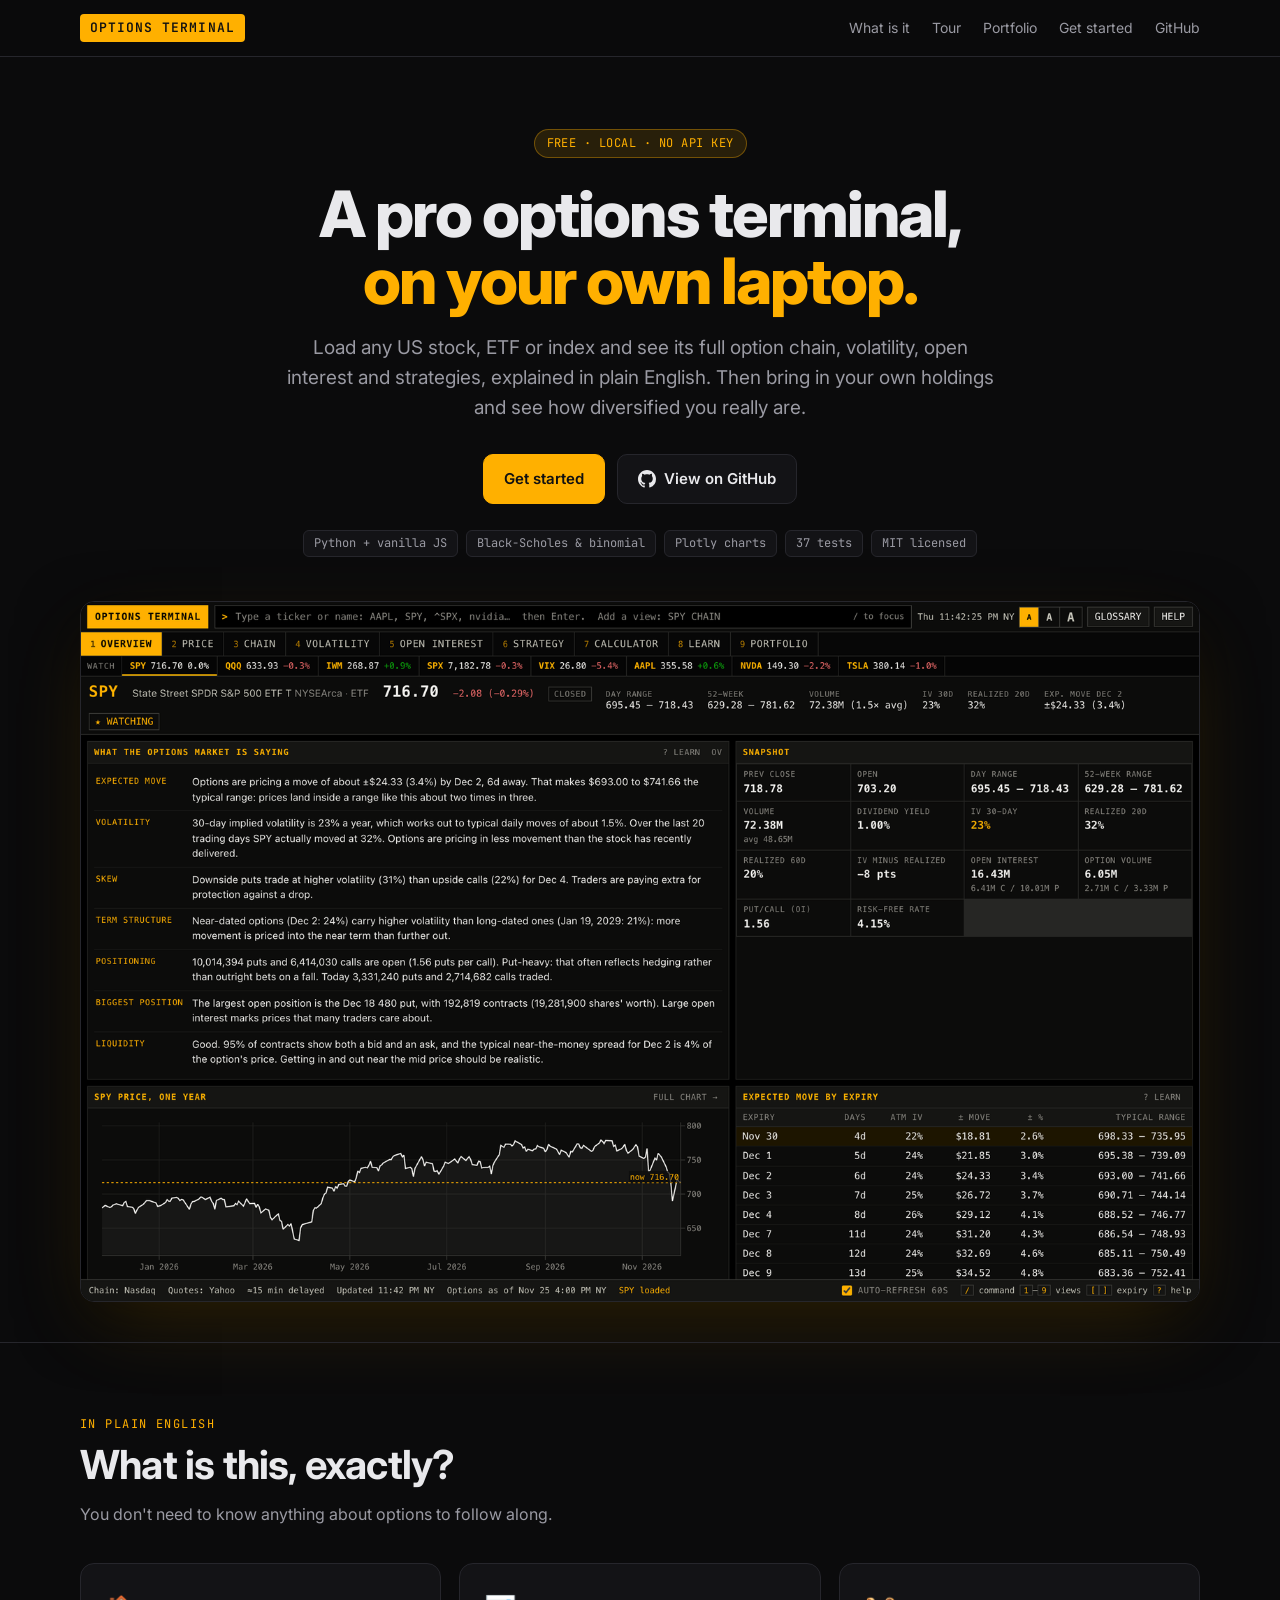
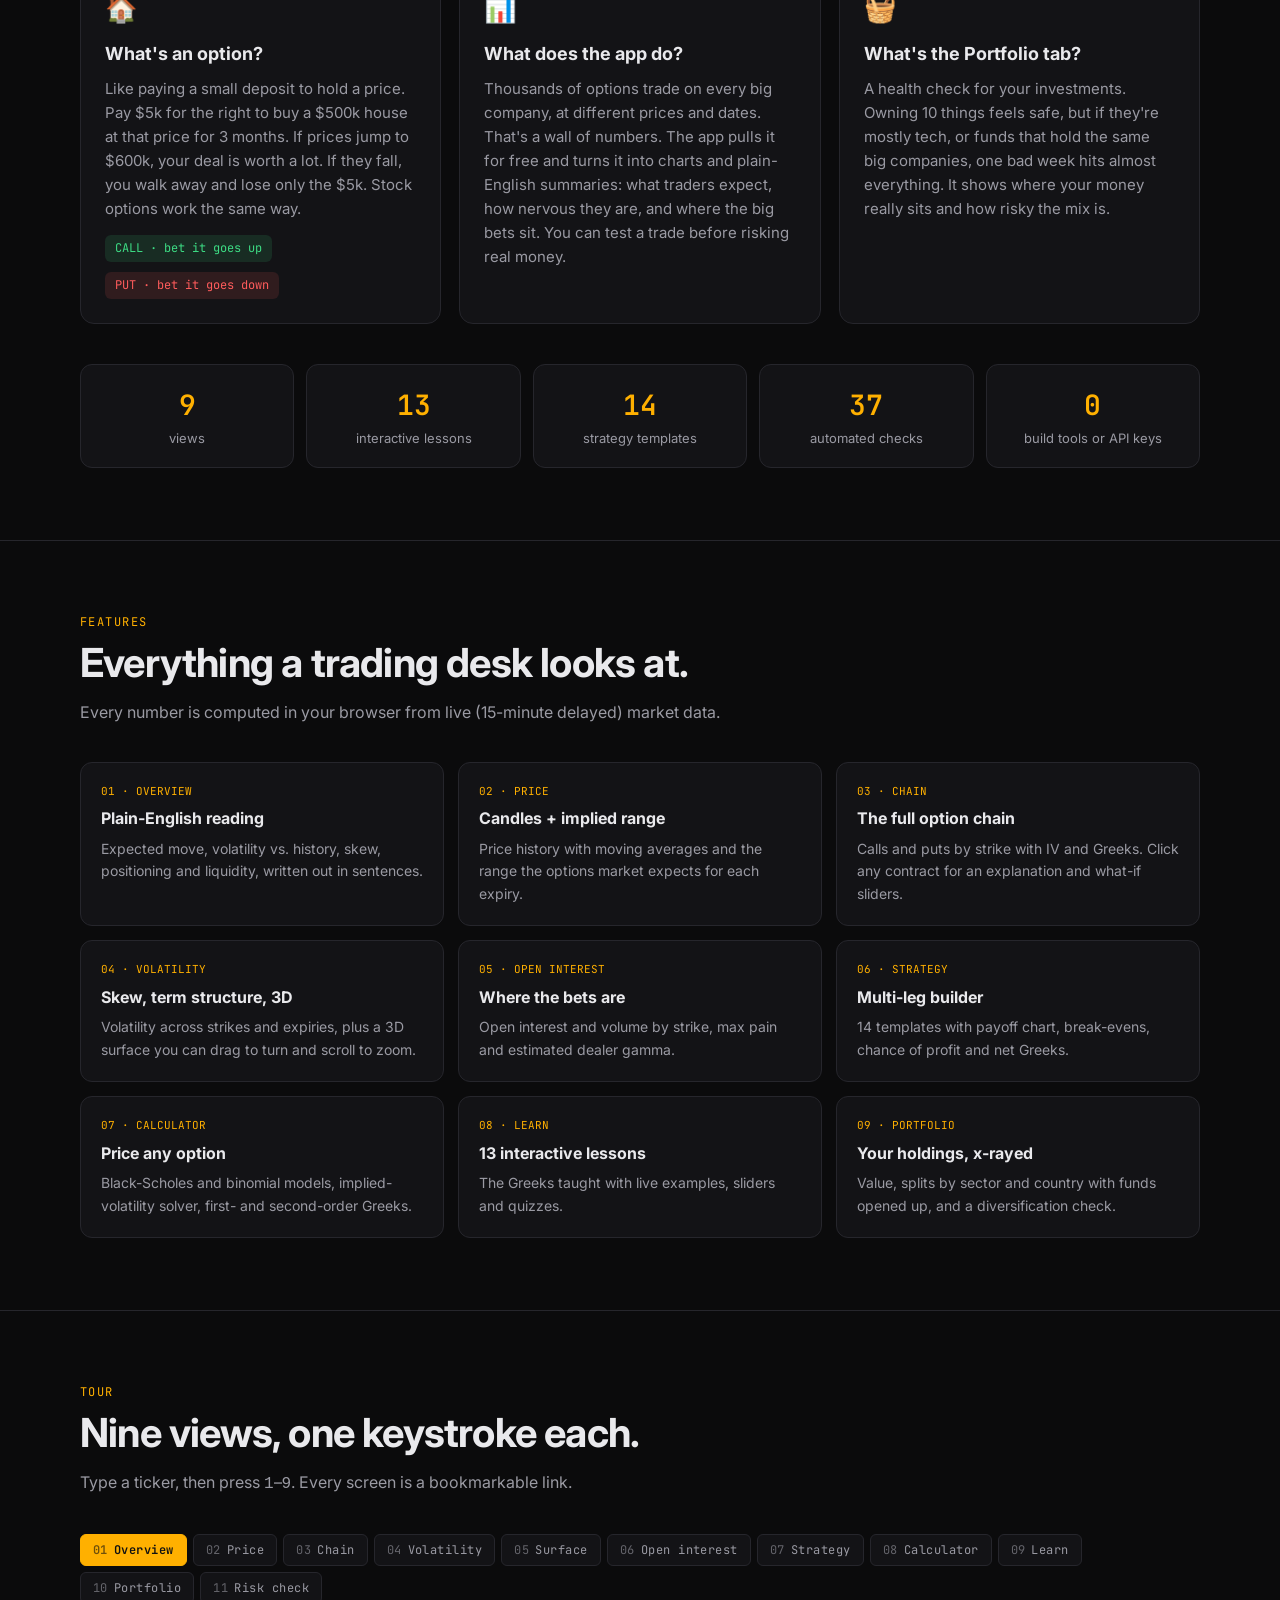
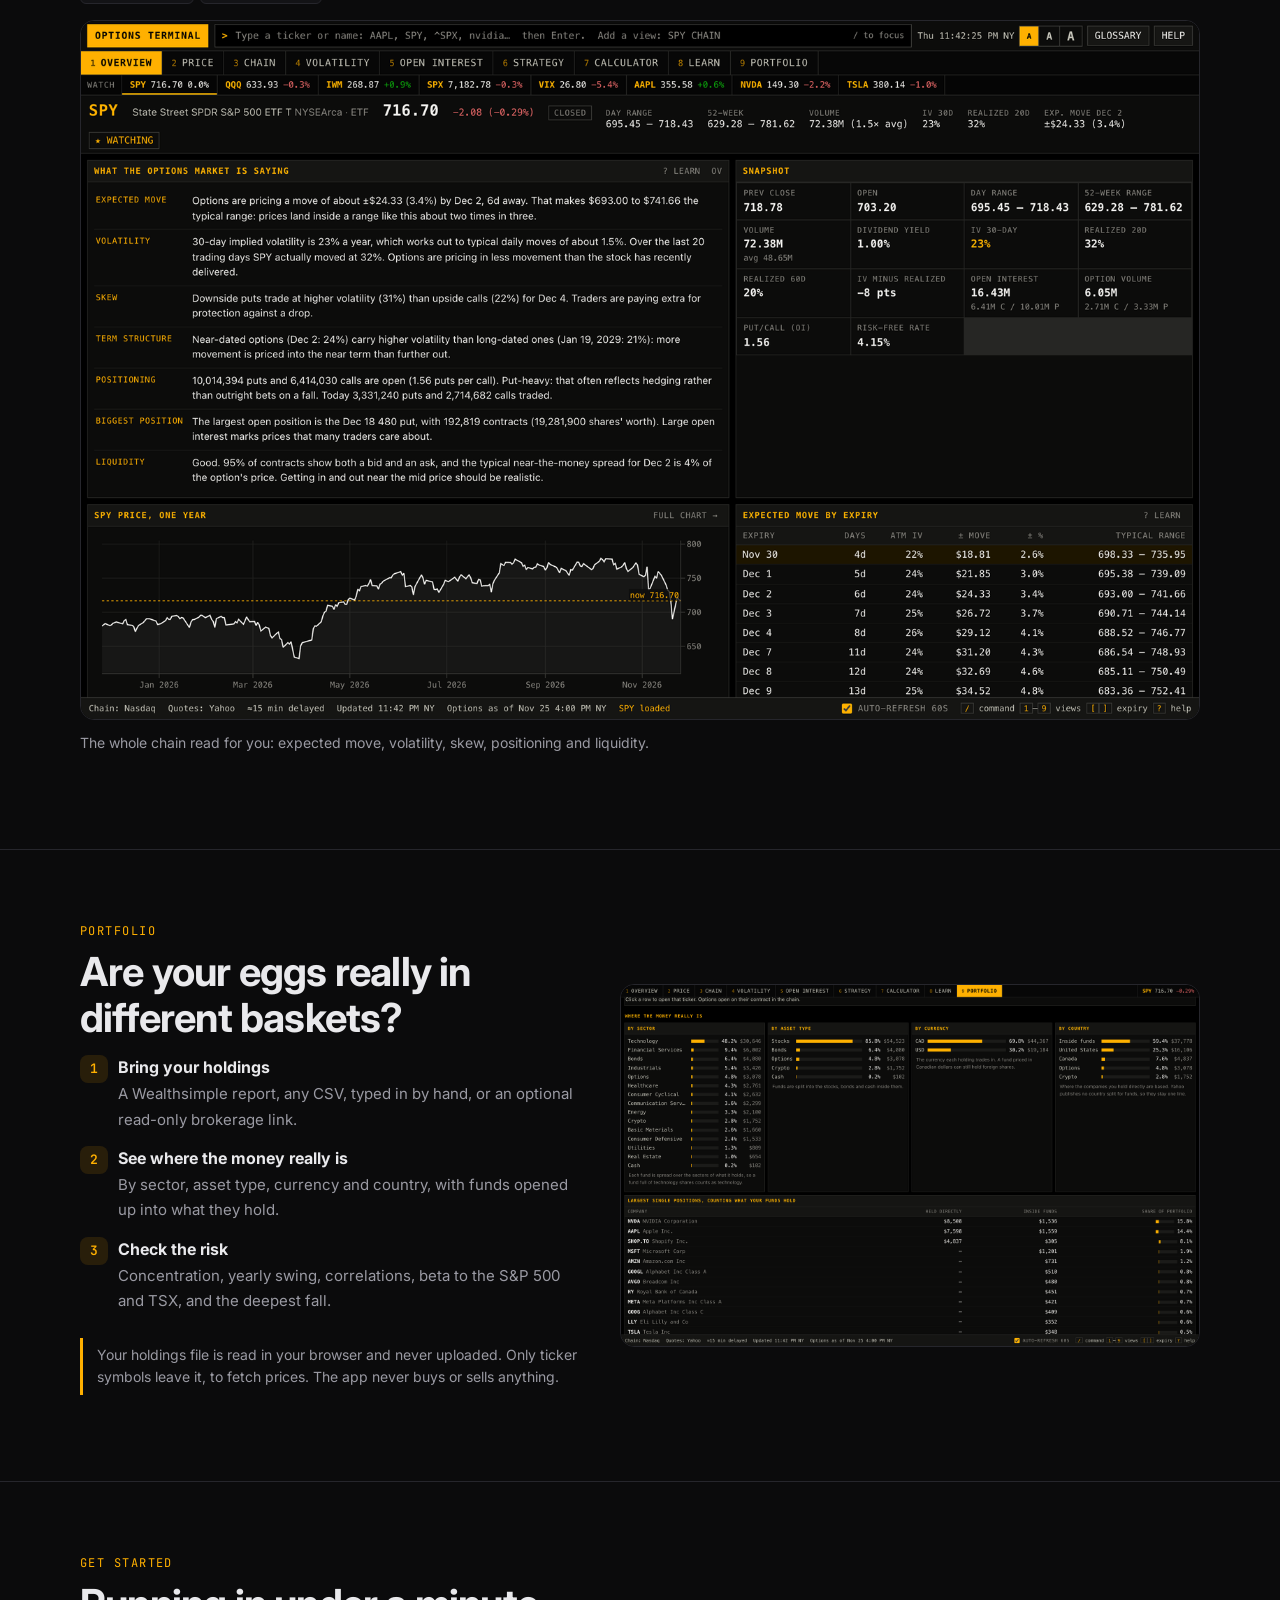
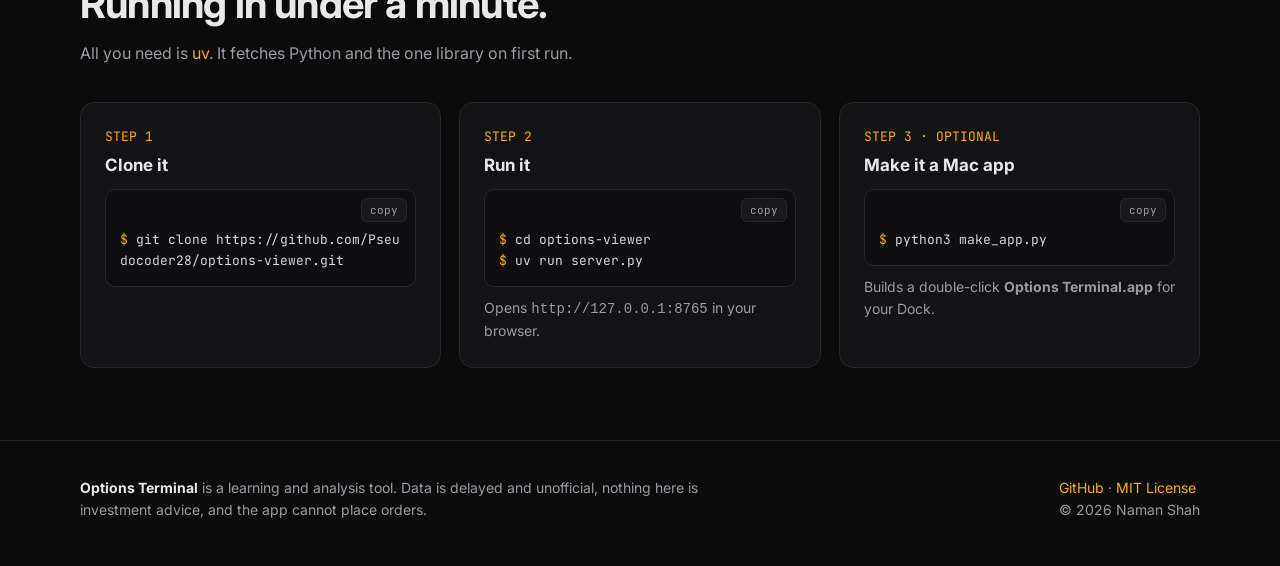
<file: docs/index.html>
<!doctype html>
<html lang="en">
<head>
<meta charset="utf-8">
<meta name="viewport" content="width=device-width, initial-scale=1">
<title>Options Terminal</title>
<meta name="description" content="A free, local, Bloomberg-style options and portfolio terminal: option chains, volatility, strategies, lessons on the Greeks and portfolio risk. No account, no API key.">
<meta property="og:title" content="Options Terminal">
<meta property="og:description" content="A free, local, Bloomberg-style options and portfolio terminal. No account, no API key.">
<meta property="og:image" content="https://pseudocoder28.github.io/options-viewer/screenshots/overview.png">
<meta name="theme-color" content="#0b0b0c">
<link rel="icon" href="data:image/svg+xml,<svg xmlns='http://www.w3.org/2000/svg' viewBox='0 0 100 100'><text y='.9em' font-size='90'>📈</text></svg>">
<link rel="preconnect" href="https://fonts.googleapis.com">
<link rel="preconnect" href="https://fonts.gstatic.com" crossorigin>
<link href="https://fonts.googleapis.com/css2?family=Inter:wght@400;500;600;700;800&family=JetBrains+Mono:wght@400;600&display=swap" rel="stylesheet">
<style>
  :root {
    --bg: #0b0b0c;
    --panel: #131316;
    --panel-2: #18181c;
    --line: #26262c;
    --text: #e9e9ec;
    --muted: #9a9aa3;
    --amber: #ffb000;
    --amber-soft: rgba(255, 176, 0, 0.12);
    --green: #3ddc84;
    --red: #ff5c5c;
    --mono: 'JetBrains Mono', ui-monospace, SFMono-Regular, Menlo, monospace;
    --sans: 'Inter', system-ui, -apple-system, Segoe UI, Roboto, sans-serif;
    --radius: 14px;
  }
  * { box-sizing: border-box; }
  html { scroll-behavior: smooth; }
  body {
    margin: 0; background: var(--bg); color: var(--text); font-family: var(--sans);
    font-size: 16px; line-height: 1.6; -webkit-font-smoothing: antialiased;
  }
  a { color: var(--amber); text-decoration: none; }
  a:hover { text-decoration: underline; }
  img, video { max-width: 100%; display: block; }
  .wrap { max-width: 1160px; margin: 0 auto; padding: 0 20px; }

  /* top bar */
  .bar {
    position: sticky; top: 0; z-index: 10; background: rgba(11, 11, 12, 0.85);
    backdrop-filter: blur(10px); -webkit-backdrop-filter: blur(10px); border-bottom: 1px solid var(--line);
  }
  .bar .wrap { display: flex; align-items: center; justify-content: space-between; height: 56px; gap: 16px; }
  .brand {
    font-family: var(--mono); font-weight: 600; font-size: 13px; letter-spacing: 0.08em;
    background: var(--amber); color: #111; padding: 4px 10px; border-radius: 4px; white-space: nowrap;
  }
  .nav { display: flex; gap: 22px; font-size: 14px; }
  .nav a { color: var(--muted); }
  .nav a:hover { color: var(--text); text-decoration: none; }
  @media (max-width: 720px) { .nav .hide-sm { display: none; } }

  /* hero */
  .hero { padding: 72px 0 40px; text-align: center; }
  .tag {
    display: inline-block; font-family: var(--mono); font-size: 12px; color: var(--amber);
    border: 1px solid rgba(255, 176, 0, 0.35); background: var(--amber-soft);
    padding: 4px 12px; border-radius: 999px; letter-spacing: 0.04em; margin-bottom: 22px;
  }
  h1 {
    font-size: clamp(36px, 6vw, 64px); line-height: 1.05; letter-spacing: -0.03em; margin: 0 0 18px; font-weight: 800;
  }
  h1 .hl { color: var(--amber); }
  .lead { color: var(--muted); font-size: clamp(16px, 2.2vw, 19px); max-width: 720px; margin: 0 auto 30px; }
  .ctas { display: flex; gap: 12px; justify-content: center; flex-wrap: wrap; }
  .btn {
    display: inline-flex; align-items: center; gap: 8px; padding: 12px 20px; border-radius: 10px;
    font-weight: 600; font-size: 15px; border: 1px solid var(--line); color: var(--text); background: var(--panel);
  }
  .btn:hover { text-decoration: none; border-color: #3a3a42; }
  .btn.primary { background: var(--amber); color: #111; border-color: var(--amber); }
  .btn.primary:hover { filter: brightness(1.08); }
  .btn svg { width: 18px; height: 18px; }
  .pills { display: flex; gap: 8px; justify-content: center; flex-wrap: wrap; margin-top: 26px; }
  .pill {
    font-family: var(--mono); font-size: 12px; color: var(--muted); border: 1px solid var(--line);
    padding: 3px 10px; border-radius: 6px; background: var(--panel);
  }

  .demo {
    margin: 44px auto 0; border-radius: var(--radius); overflow: hidden; border: 1px solid var(--line);
    box-shadow: 0 30px 80px -20px rgba(255, 176, 0, 0.18), 0 20px 60px rgba(0, 0, 0, 0.6);
    background: #000;
  }
  .demo video { width: 100%; aspect-ratio: 16 / 10; object-fit: cover; }

  /* sections */
  section { padding: 72px 0; border-top: 1px solid var(--line); }
  .kicker { font-family: var(--mono); font-size: 12px; letter-spacing: 0.12em; color: var(--amber); text-transform: uppercase; }
  h2 { font-size: clamp(28px, 4vw, 40px); letter-spacing: -0.02em; line-height: 1.15; margin: 8px 0 14px; }
  .sub { color: var(--muted); max-width: 720px; margin: 0 0 36px; }

  /* plain english */
  .explain { display: grid; grid-template-columns: repeat(3, 1fr); gap: 18px; }
  @media (max-width: 900px) { .explain { grid-template-columns: 1fr; } }
  .card {
    background: var(--panel); border: 1px solid var(--line); border-radius: var(--radius); padding: 24px;
  }
  .card h3 { margin: 0 0 8px; font-size: 18px; }
  .card p { margin: 0; color: var(--muted); font-size: 15px; }
  .card .em { font-size: 26px; margin-bottom: 10px; }
  .callput { display: flex; gap: 10px; margin-top: 14px; flex-wrap: wrap; }
  .callput span { font-family: var(--mono); font-size: 12px; padding: 4px 10px; border-radius: 6px; }
  .callput .c { background: rgba(61, 220, 132, 0.12); color: var(--green); }
  .callput .p { background: rgba(255, 92, 92, 0.12); color: var(--red); }

  /* features */
  .features { display: grid; grid-template-columns: repeat(3, 1fr); gap: 14px; }
  @media (max-width: 900px) { .features { grid-template-columns: repeat(2, 1fr); } }
  @media (max-width: 560px) { .features { grid-template-columns: 1fr; } }
  .feat { background: var(--panel); border: 1px solid var(--line); border-radius: 12px; padding: 20px; }
  .feat .k { font-family: var(--mono); font-size: 11px; color: var(--amber); }
  .feat h3 { margin: 6px 0 6px; font-size: 16px; }
  .feat p { margin: 0; color: var(--muted); font-size: 14px; }

  /* gallery */
  .tabs { display: flex; gap: 6px; flex-wrap: wrap; margin-bottom: 16px; }
  .tab {
    font-family: var(--mono); font-size: 12px; letter-spacing: 0.04em; padding: 7px 12px; border-radius: 6px;
    border: 1px solid var(--line); background: var(--panel); color: var(--muted); cursor: pointer;
  }
  .tab:hover { color: var(--text); }
  .tab[aria-selected="true"] { background: var(--amber); color: #111; border-color: var(--amber); font-weight: 600; }
  .tab .n { opacity: 0.6; margin-right: 6px; }
  .shot { border: 1px solid var(--line); border-radius: var(--radius); overflow: hidden; background: #000; }
  .shot img { width: 100%; aspect-ratio: 16 / 10; object-fit: cover; object-position: top; }
  .caption { color: var(--muted); font-size: 14px; margin-top: 12px; min-height: 2.2em; }

  /* portfolio */
  .split { display: grid; grid-template-columns: 1fr 1.15fr; gap: 36px; align-items: center; }
  @media (max-width: 900px) { .split { grid-template-columns: 1fr; } }
  .checks { list-style: none; padding: 0; margin: 0 0 24px; display: grid; gap: 14px; }
  .checks li { display: grid; grid-template-columns: 28px 1fr; gap: 10px; }
  .checks .i {
    width: 28px; height: 28px; border-radius: 8px; background: var(--amber-soft); color: var(--amber);
    display: grid; place-items: center; font-family: var(--mono); font-size: 13px; font-weight: 600;
  }
  .checks b { display: block; }
  .checks span { color: var(--muted); font-size: 15px; }
  .note {
    font-size: 14px; color: var(--muted); border-left: 3px solid var(--amber); padding: 6px 0 6px 14px;
  }

  /* quick start */
  .steps { display: grid; grid-template-columns: repeat(3, 1fr); gap: 18px; }
  @media (max-width: 900px) { .steps { grid-template-columns: 1fr; } }
  .step .num { font-family: var(--mono); color: var(--amber); font-size: 13px; }
  .step h3 { margin: 4px 0 10px; font-size: 17px; }
  .code {
    position: relative; font-family: var(--mono); font-size: 13px; background: #0e0e10; border: 1px solid var(--line);
    border-radius: 10px; padding: 40px 14px 14px; color: #d6d6db; white-space: pre-wrap; word-break: break-all;
  }
  .code .p { color: var(--amber); user-select: none; }
  .copy {
    position: absolute; top: 8px; right: 8px; background: var(--panel-2); color: var(--muted); border: 1px solid var(--line);
    border-radius: 6px; font-size: 11px; font-family: var(--mono); padding: 4px 8px; cursor: pointer;
  }
  .copy:hover { color: var(--text); }
  .step p { color: var(--muted); font-size: 14px; margin: 10px 0 0; }

  /* stats */
  .stats { display: grid; grid-template-columns: repeat(5, 1fr); gap: 12px; margin-top: 40px; }
  @media (max-width: 900px) {
    .stats { grid-template-columns: repeat(2, 1fr); }
    .stats .stat:last-child { grid-column: 1 / -1; }
  }
  .stat { background: var(--panel); border: 1px solid var(--line); border-radius: 12px; padding: 18px; text-align: center; }
  .stat .v { font-family: var(--mono); font-size: 28px; font-weight: 600; color: var(--amber); }
  .stat .l { color: var(--muted); font-size: 13px; }

  footer { border-top: 1px solid var(--line); padding: 36px 0 48px; color: var(--muted); font-size: 14px; }
  footer .wrap { display: flex; justify-content: space-between; gap: 16px; flex-wrap: wrap; }
  .disclaimer { max-width: 620px; }
</style>
</head>
<body>

<header class="bar">
  <div class="wrap">
    <span class="brand">OPTIONS TERMINAL</span>
    <nav class="nav">
      <a href="#what" class="hide-sm">What is it</a>
      <a href="#tour" class="hide-sm">Tour</a>
      <a href="#portfolio" class="hide-sm">Portfolio</a>
      <a href="#start">Get started</a>
      <a href="https://github.com/Pseudocoder28/options-viewer">GitHub</a>
    </nav>
  </div>
</header>

<main>
  <div class="hero">
    <div class="wrap">
      <span class="tag">FREE · LOCAL · NO API KEY</span>
      <h1>A pro options terminal,<br><span class="hl">on your own laptop.</span></h1>
      <p class="lead">Load any US stock, ETF or index and see its full option chain, volatility, open interest and
        strategies, explained in plain English. Then bring in your own holdings and see how diversified you really are.</p>
      <div class="ctas">
        <a class="btn primary" href="#start">Get started</a>
        <a class="btn" href="https://github.com/Pseudocoder28/options-viewer">
          <svg viewBox="0 0 16 16" fill="currentColor" aria-hidden="true"><path d="M8 0C3.58 0 0 3.58 0 8c0 3.54 2.29 6.53 5.47 7.59.4.07.55-.17.55-.38 0-.19-.01-.82-.01-1.49-2.01.37-2.53-.49-2.69-.94-.09-.23-.48-.94-.82-1.13-.28-.15-.68-.52-.01-.53.63-.01 1.08.58 1.23.82.72 1.21 1.87.87 2.33.66.07-.52.28-.87.51-1.07-1.78-.2-3.64-.89-3.64-3.95 0-.87.31-1.59.82-2.15-.08-.2-.36-1.02.08-2.12 0 0 .67-.21 2.2.82.64-.18 1.32-.27 2-.27.68 0 1.36.09 2 .27 1.53-1.04 2.2-.82 2.2-.82.44 1.1.16 1.92.08 2.12.51.56.82 1.27.82 2.15 0 3.07-1.87 3.75-3.65 3.95.29.25.54.73.54 1.48 0 1.07-.01 1.93-.01 2.2 0 .21.15.46.55.38A8.013 8.013 0 0016 8c0-4.42-3.58-8-8-8z"/></svg>
          View on GitHub
        </a>
      </div>
      <div class="pills">
        <span class="pill">Python + vanilla JS</span>
        <span class="pill">Black-Scholes &amp; binomial</span>
        <span class="pill">Plotly charts</span>
        <span class="pill">37 tests</span>
        <span class="pill">MIT licensed</span>
      </div>
      <div class="demo">
        <video src="demo.mp4" poster="screenshots/overview.png" autoplay muted loop playsinline preload="metadata"
          aria-label="Demo: typing AAPL, stepping through every view, then loading a sample portfolio"></video>
      </div>
    </div>
  </div>

  <section id="what">
    <div class="wrap">
      <div class="kicker">In plain English</div>
      <h2>What is this, exactly?</h2>
      <p class="sub">You don't need to know anything about options to follow along.</p>
      <div class="explain">
        <div class="card">
          <div class="em">🏠</div>
          <h3>What's an option?</h3>
          <p>Like paying a small deposit to hold a price. Pay $5k for the right to buy a $500k house at that price for
            3 months. If prices jump to $600k, your deal is worth a lot. If they fall, you walk away and lose only the $5k.
            Stock options work the same way.</p>
          <div class="callput"><span class="c">CALL · bet it goes up</span><span class="p">PUT · bet it goes down</span></div>
        </div>
        <div class="card">
          <div class="em">📊</div>
          <h3>What does the app do?</h3>
          <p>Thousands of options trade on every big company, at different prices and dates. That's a wall of numbers.
            The app pulls it for free and turns it into charts and plain-English summaries: what traders expect, how
            nervous they are, and where the big bets sit. You can test a trade before risking real money.</p>
        </div>
        <div class="card">
          <div class="em">🧺</div>
          <h3>What's the Portfolio tab?</h3>
          <p>A health check for your investments. Owning 10 things feels safe, but if they're mostly tech, or funds
            that hold the same big companies, one bad week hits almost everything. It shows where your money really
            sits and how risky the mix is.</p>
        </div>
      </div>
      <div class="stats">
        <div class="stat"><div class="v">9</div><div class="l">views</div></div>
        <div class="stat"><div class="v">13</div><div class="l">interactive lessons</div></div>
        <div class="stat"><div class="v">14</div><div class="l">strategy templates</div></div>
        <div class="stat"><div class="v">37</div><div class="l">automated checks</div></div>
        <div class="stat"><div class="v">0</div><div class="l">build tools or API keys</div></div>
      </div>
    </div>
  </section>

  <section id="features">
    <div class="wrap">
      <div class="kicker">Features</div>
      <h2>Everything a trading desk looks at.</h2>
      <p class="sub">Every number is computed in your browser from live (15-minute delayed) market data.</p>
      <div class="features">
        <div class="feat"><div class="k">01 · OVERVIEW</div><h3>Plain-English reading</h3><p>Expected move, volatility vs. history, skew, positioning and liquidity, written out in sentences.</p></div>
        <div class="feat"><div class="k">02 · PRICE</div><h3>Candles + implied range</h3><p>Price history with moving averages and the range the options market expects for each expiry.</p></div>
        <div class="feat"><div class="k">03 · CHAIN</div><h3>The full option chain</h3><p>Calls and puts by strike with IV and Greeks. Click any contract for an explanation and what-if sliders.</p></div>
        <div class="feat"><div class="k">04 · VOLATILITY</div><h3>Skew, term structure, 3D</h3><p>Volatility across strikes and expiries, plus a 3D surface you can drag to turn and scroll to zoom.</p></div>
        <div class="feat"><div class="k">05 · OPEN INTEREST</div><h3>Where the bets are</h3><p>Open interest and volume by strike, max pain and estimated dealer gamma.</p></div>
        <div class="feat"><div class="k">06 · STRATEGY</div><h3>Multi-leg builder</h3><p>14 templates with payoff chart, break-evens, chance of profit and net Greeks.</p></div>
        <div class="feat"><div class="k">07 · CALCULATOR</div><h3>Price any option</h3><p>Black-Scholes and binomial models, implied-volatility solver, first- and second-order Greeks.</p></div>
        <div class="feat"><div class="k">08 · LEARN</div><h3>13 interactive lessons</h3><p>The Greeks taught with live examples, sliders and quizzes.</p></div>
        <div class="feat"><div class="k">09 · PORTFOLIO</div><h3>Your holdings, x-rayed</h3><p>Value, splits by sector and country with funds opened up, and a diversification check.</p></div>
      </div>
    </div>
  </section>

  <section id="tour">
    <div class="wrap">
      <div class="kicker">Tour</div>
      <h2>Nine views, one keystroke each.</h2>
      <p class="sub">Type a ticker, then press <code>1</code>–<code>9</code>. Every screen is a bookmarkable link.</p>
      <div class="tabs" role="tablist" id="tabs"></div>
      <div class="shot"><img id="shot" src="screenshots/overview.png" alt="Overview view"></div>
      <p class="caption" id="caption"></p>
    </div>
  </section>

  <section id="portfolio">
    <div class="wrap split">
      <div>
        <div class="kicker">Portfolio</div>
        <h2>Are your eggs really in different baskets?</h2>
        <ul class="checks">
          <li><span class="i">1</span><div><b>Bring your holdings</b><span>A Wealthsimple report, any CSV, typed in by hand, or an optional read-only brokerage link.</span></div></li>
          <li><span class="i">2</span><div><b>See where the money really is</b><span>By sector, asset type, currency and country, with funds opened up into what they hold.</span></div></li>
          <li><span class="i">3</span><div><b>Check the risk</b><span>Concentration, yearly swing, correlations, beta to the S&amp;P 500 and TSX, and the deepest fall.</span></div></li>
        </ul>
        <p class="note">Your holdings file is read in your browser and never uploaded. Only ticker symbols leave it, to fetch prices. The app never buys or sells anything.</p>
      </div>
      <div class="shot"><img src="screenshots/portfolio-breakdown.png" alt="Portfolio breakdown by sector, asset type, currency and country"></div>
    </div>
  </section>

  <section id="start">
    <div class="wrap">
      <div class="kicker">Get started</div>
      <h2>Running in under a minute.</h2>
      <p class="sub">All you need is <a href="https://docs.astral.sh/uv/">uv</a>. It fetches Python and the one library on first run.</p>
      <div class="steps">
        <div class="step card">
          <div class="num">STEP 1</div>
          <h3>Clone it</h3>
          <div class="code"><span class="p">$ </span>git clone https://github.com/Pseudocoder28/options-viewer.git<button class="copy" data-copy="git clone https://github.com/Pseudocoder28/options-viewer.git">copy</button></div>
        </div>
        <div class="step card">
          <div class="num">STEP 2</div>
          <h3>Run it</h3>
          <div class="code"><span class="p">$ </span>cd options-viewer
<span class="p">$ </span>uv run server.py<button class="copy" data-copy="cd options-viewer && uv run server.py">copy</button></div>
          <p>Opens <code>http://127.0.0.1:8765</code> in your browser.</p>
        </div>
        <div class="step card">
          <div class="num">STEP 3 · OPTIONAL</div>
          <h3>Make it a Mac app</h3>
          <div class="code"><span class="p">$ </span>python3 make_app.py<button class="copy" data-copy="python3 make_app.py">copy</button></div>
          <p>Builds a double-click <b>Options Terminal.app</b> for your Dock.</p>
        </div>
      </div>
    </div>
  </section>
</main>

<footer>
  <div class="wrap">
    <div class="disclaimer">
      <b style="color:var(--text)">Options Terminal</b> is a learning and analysis tool. Data is delayed and unofficial,
      nothing here is investment advice, and the app cannot place orders.
    </div>
    <div>
      <a href="https://github.com/Pseudocoder28/options-viewer">GitHub</a> ·
      <a href="https://github.com/Pseudocoder28/options-viewer/blob/main/LICENSE">MIT License</a><br>
      © 2026 Naman Shah
    </div>
  </div>
</footer>

<script>
  const VIEWS = [
    ['overview', 'Overview', 'The whole chain read for you: expected move, volatility, skew, positioning and liquidity.'],
    ['price', 'Price', 'Candles, moving averages and the price range the options market implies for each expiry.'],
    ['chain', 'Chain', 'Calls, strikes and puts with IV and delta, plus a plain-English panel on the expiry.'],
    ['volatility', 'Volatility', 'The volatility skew across every expiry: how much more traders pay for crash protection.'],
    ['surface', 'Surface', 'Term structure and the 3D volatility surface. Drag to turn it, click and scroll to zoom.'],
    ['open-interest', 'Open interest', 'Where positions sit by strike, today\'s volume, max pain and estimated dealer gamma.'],
    ['strategy', 'Strategy', 'An iron condor built from a template, with its payoff, odds and net Greeks.'],
    ['calculator', 'Calculator', 'Price any option with Black-Scholes or a binomial tree, and solve for implied volatility.'],
    ['learn', 'Learn', 'Interactive lessons on the Greeks, built on live numbers.'],
    ['portfolio', 'Portfolio', 'Holdings with value, weight, today\'s change and gain (built-in made-up sample).'],
    ['portfolio-risk', 'Risk check', 'The diversification check: concentration, swing, correlations and beta.'],
  ];
  const tabs = document.getElementById('tabs');
  const img = document.getElementById('shot');
  const cap = document.getElementById('caption');
  function show(i) {
    const [file, name, text] = VIEWS[i];
    img.src = 'screenshots/' + file + '.png';
    img.alt = name + ' view';
    cap.textContent = text;
    [...tabs.children].forEach((t, j) => t.setAttribute('aria-selected', String(i === j)));
  }
  VIEWS.forEach(([, name], i) => {
    const b = document.createElement('button');
    b.className = 'tab'; b.setAttribute('role', 'tab');
    b.innerHTML = '<span class="n">' + String(i + 1).padStart(2, '0') + '</span>' + name;
    b.onclick = () => show(i);
    tabs.appendChild(b);
  });
  show(0);
  // preload the rest so switching is instant
  VIEWS.slice(1).forEach(([file]) => { const p = new Image(); p.src = 'screenshots/' + file + '.png'; });

  document.querySelectorAll('.copy').forEach(btn => btn.addEventListener('click', async () => {
    try { await navigator.clipboard.writeText(btn.dataset.copy); btn.textContent = 'copied'; }
    catch { btn.textContent = 'press ⌘C'; }
    setTimeout(() => (btn.textContent = 'copy'), 1500);
  }));
</script>
</body>
</html>
</file>
